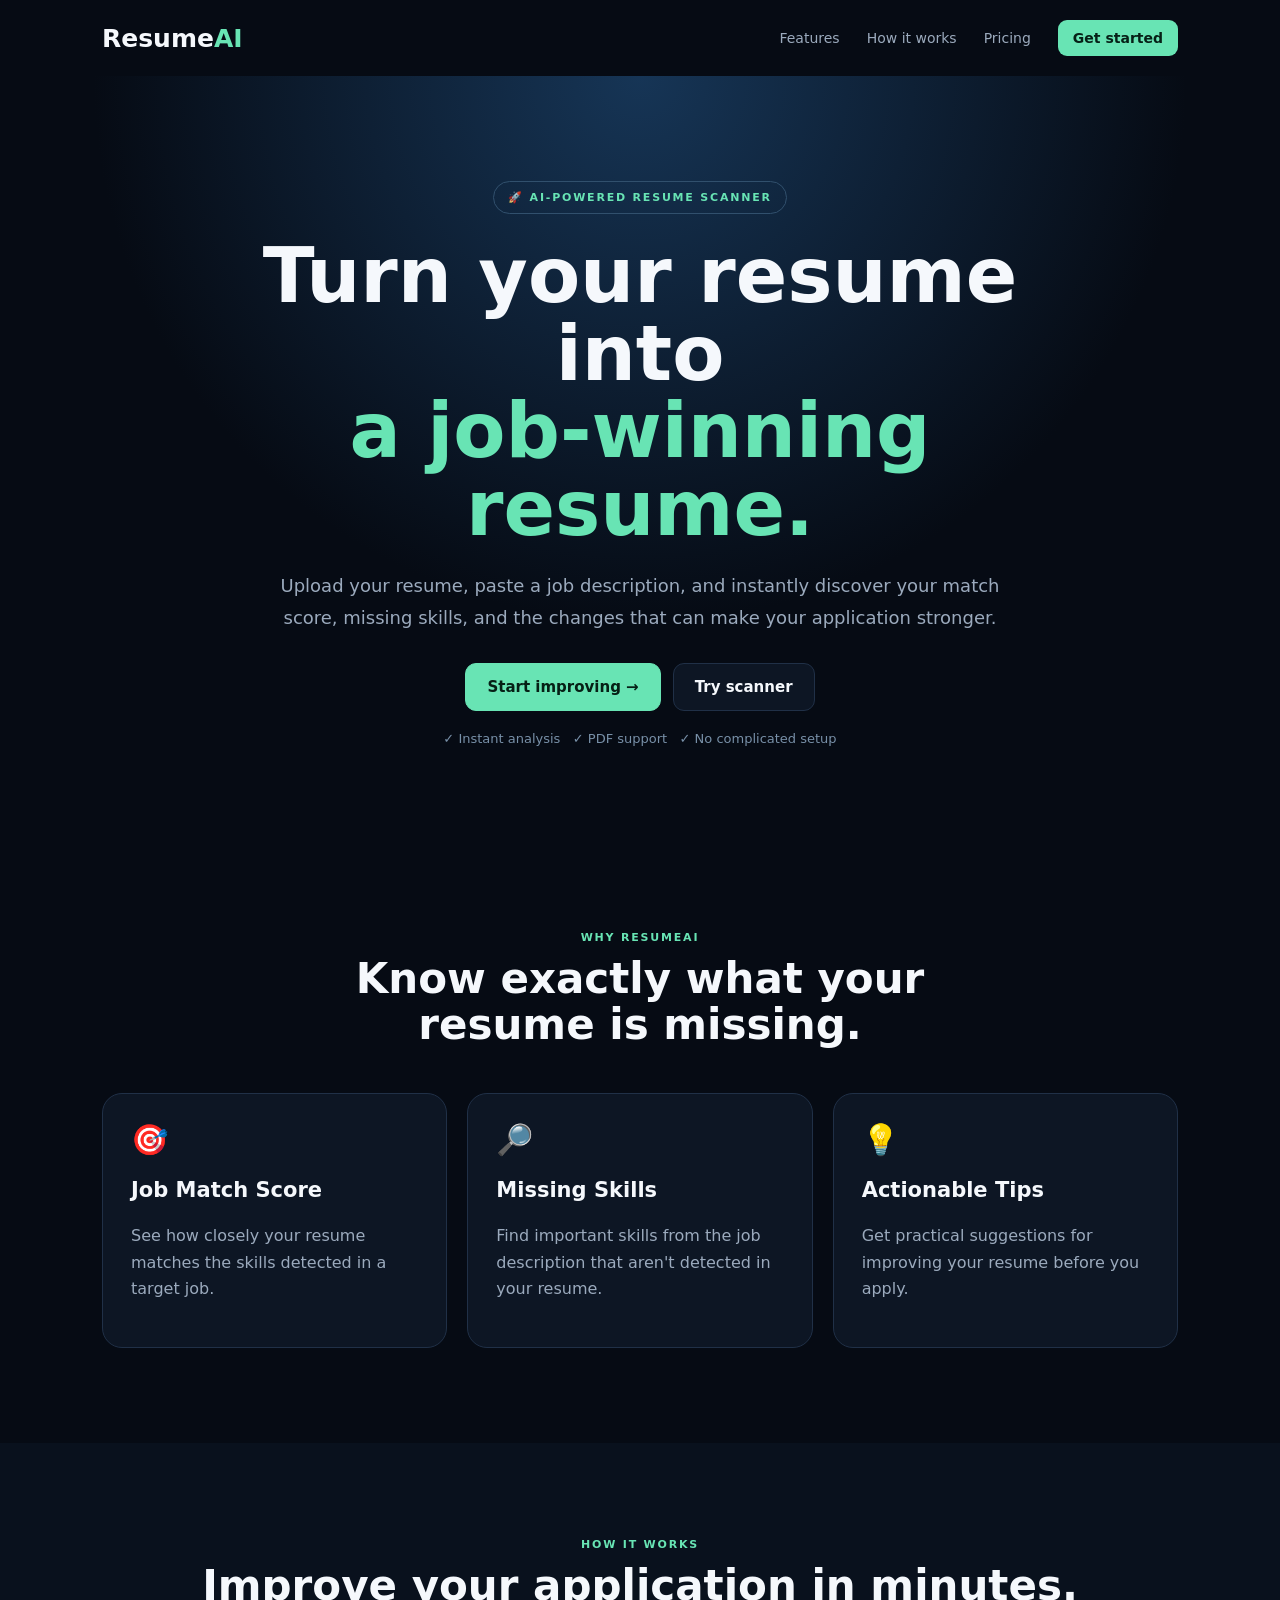
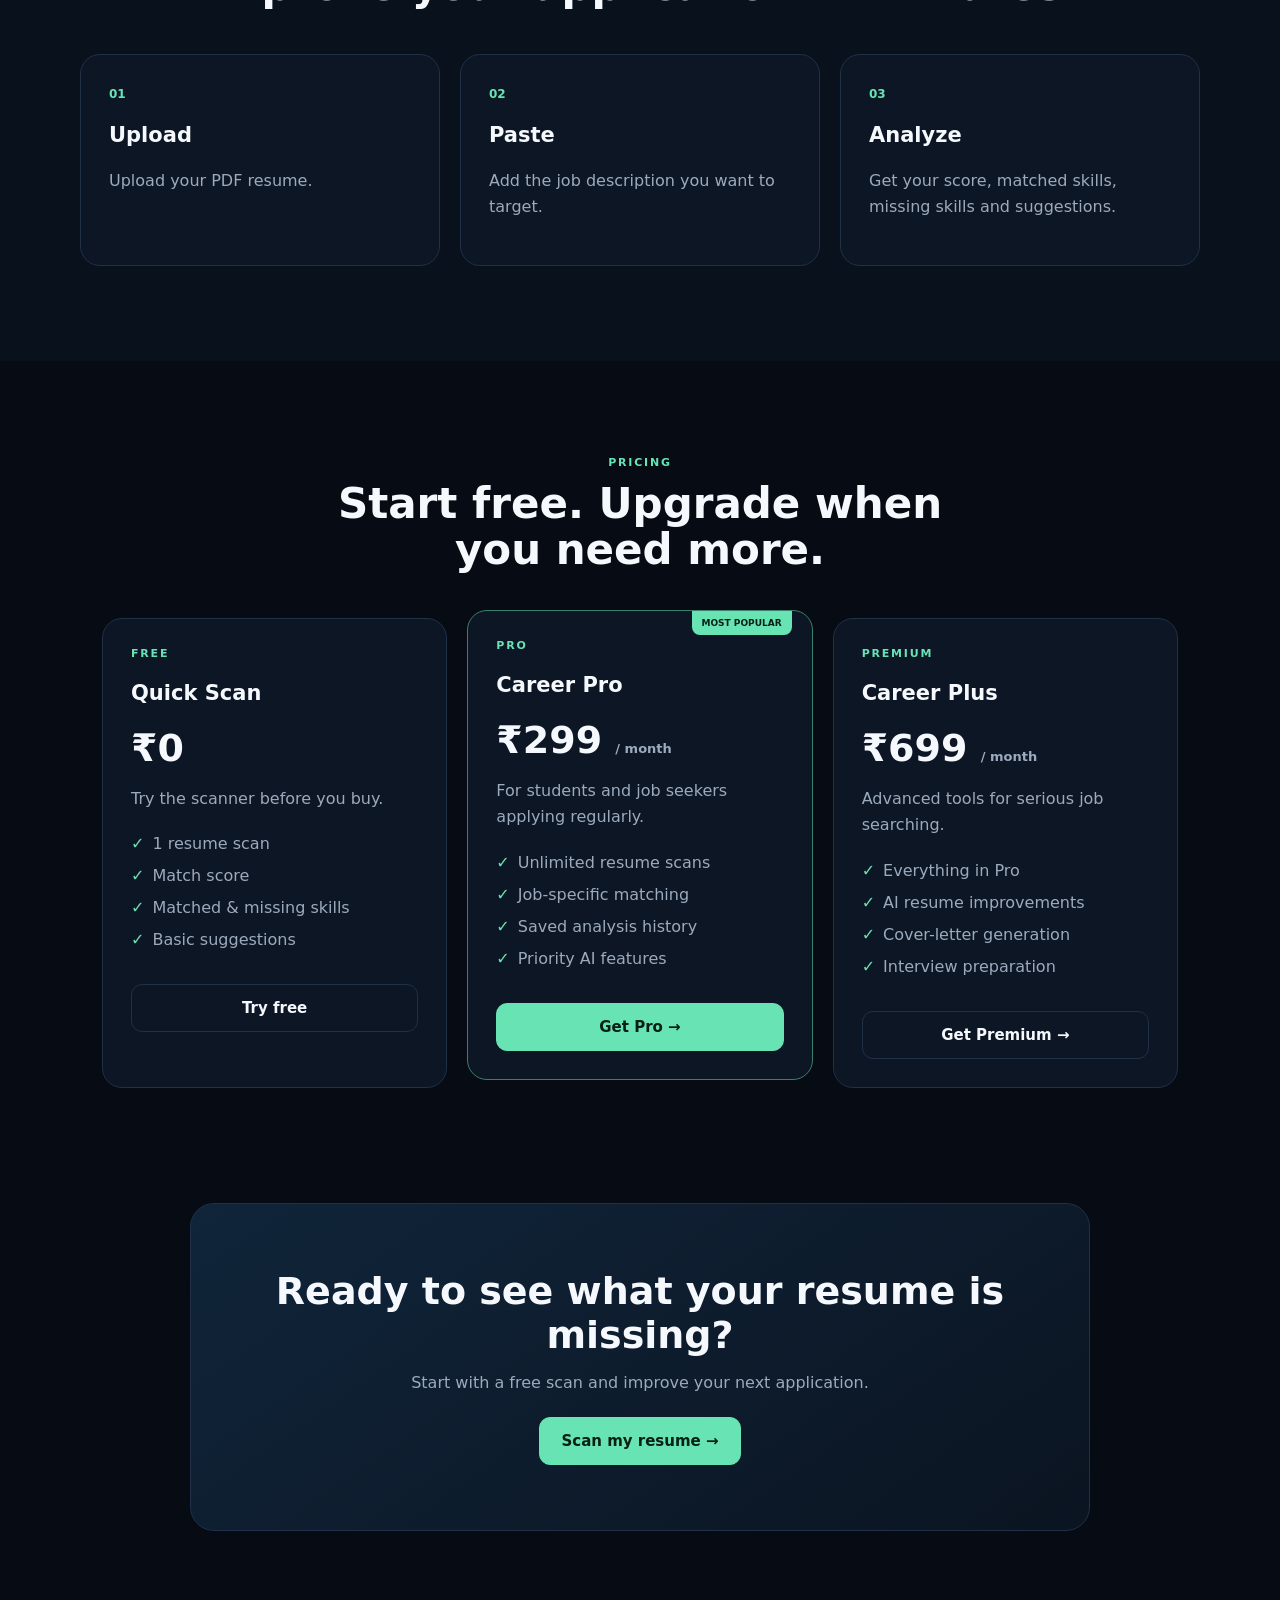
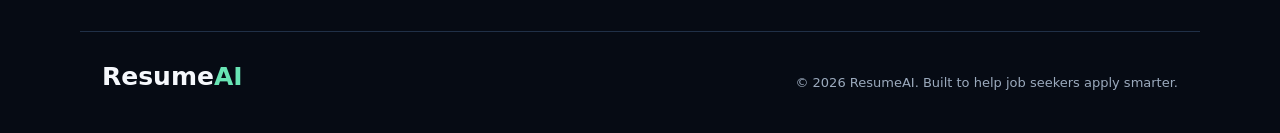
<file: sales-site/index.html>
<!doctype html><html lang="en"><head><meta charset="UTF-8"><meta name="viewport" content="width=device-width,initial-scale=1"><title>ResumeAI — Beat the ATS. Get More Interviews.</title><meta name="description" content="AI-powered resume scanner that compares your resume with a job description and shows exactly what to improve."><link rel="stylesheet" href="style.css"></head><body>
<header><a class="logo" href="#">Resume<span>AI</span></a><nav><a href="#features">Features</a><a href="#how">How it works</a><a href="#pricing">Pricing</a><a class="navbtn" href="#pricing">Get started</a></nav><button class="menu">☰</button></header>
<main><section class="hero"><div class="pill">🚀 AI-POWERED RESUME SCANNER</div><h1>Turn your resume into<br><span>a job-winning resume.</span></h1><p>Upload your resume, paste a job description, and instantly discover your match score, missing skills, and the changes that can make your application stronger.</p><div class="actions"><a class="btn primary" href="#pricing">Start improving →</a><a class="btn ghost" href="https://ai-resume-analyzer-job-matcher-re2k.onrender.com">Try scanner</a></div><div class="trust">✓ Instant analysis &nbsp; ✓ PDF support &nbsp; ✓ No complicated setup</div></section>
<section id="features" class="section"><div class="section-head"><div class="eyebrow">WHY RESUMEAI</div><h2>Know exactly what your resume is missing.</h2></div><div class="features"><article><div class="icon">🎯</div><h3>Job Match Score</h3><p>See how closely your resume matches the skills detected in a target job.</p></article><article><div class="icon">🔎</div><h3>Missing Skills</h3><p>Find important skills from the job description that aren't detected in your resume.</p></article><article><div class="icon">💡</div><h3>Actionable Tips</h3><p>Get practical suggestions for improving your resume before you apply.</p></article></div></section>
<section id="how" class="section dark"><div class="section-head"><div class="eyebrow">HOW IT WORKS</div><h2>Improve your application in minutes.</h2></div><div class="steps"><div><b>01</b><h3>Upload</h3><p>Upload your PDF resume.</p></div><div><b>02</b><h3>Paste</h3><p>Add the job description you want to target.</p></div><div><b>03</b><h3>Analyze</h3><p>Get your score, matched skills, missing skills and suggestions.</p></div></div></section>
<section id="pricing" class="section pricing"><div class="section-head"><div class="eyebrow">PRICING</div><h2>Start free. Upgrade when you need more.</h2></div><div class="plans"><article class="plan"><span class="tag">FREE</span><h3>Quick Scan</h3><div class="price">₹0</div><p>Try the scanner before you buy.</p><ul><li>1 resume scan</li><li>Match score</li><li>Matched & missing skills</li><li>Basic suggestions</li></ul><a class="btn ghost full" href="https://ai-resume-analyzer-job-matcher-re2k.onrender.com">Try free</a></article><article class="plan featured"><span class="popular">MOST POPULAR</span><span class="tag">PRO</span><h3>Career Pro</h3><div class="price">₹299 <small>/ month</small></div><p>For students and job seekers applying regularly.</p><ul><li>Unlimited resume scans</li><li>Job-specific matching</li><li>Saved analysis history</li><li>Priority AI features</li></ul><a class="btn primary full" href="checkout.html?plan=pro">Get Pro →</a></article><article class="plan"><span class="tag">PREMIUM</span><h3>Career Plus</h3><div class="price">₹699 <small>/ month</small></div><p>Advanced tools for serious job searching.</p><ul><li>Everything in Pro</li><li>AI resume improvements</li><li>Cover-letter generation</li><li>Interview preparation</li></ul><a class="btn ghost full" href="checkout.html?plan=premium">Get Premium →</a></article></div></section>
<section class="cta"><h2>Ready to see what your resume is missing?</h2><p>Start with a free scan and improve your next application.</p><a class="btn primary" href="https://ai-resume-analyzer-job-matcher-re2k.onrender.com">Scan my resume →</a></section></main>
<footer><div class="logo">Resume<span>AI</span></div><p>© 2026 ResumeAI. Built to help job seekers apply smarter.</p></footer><script src="script.js"></script></body></html>
</file>
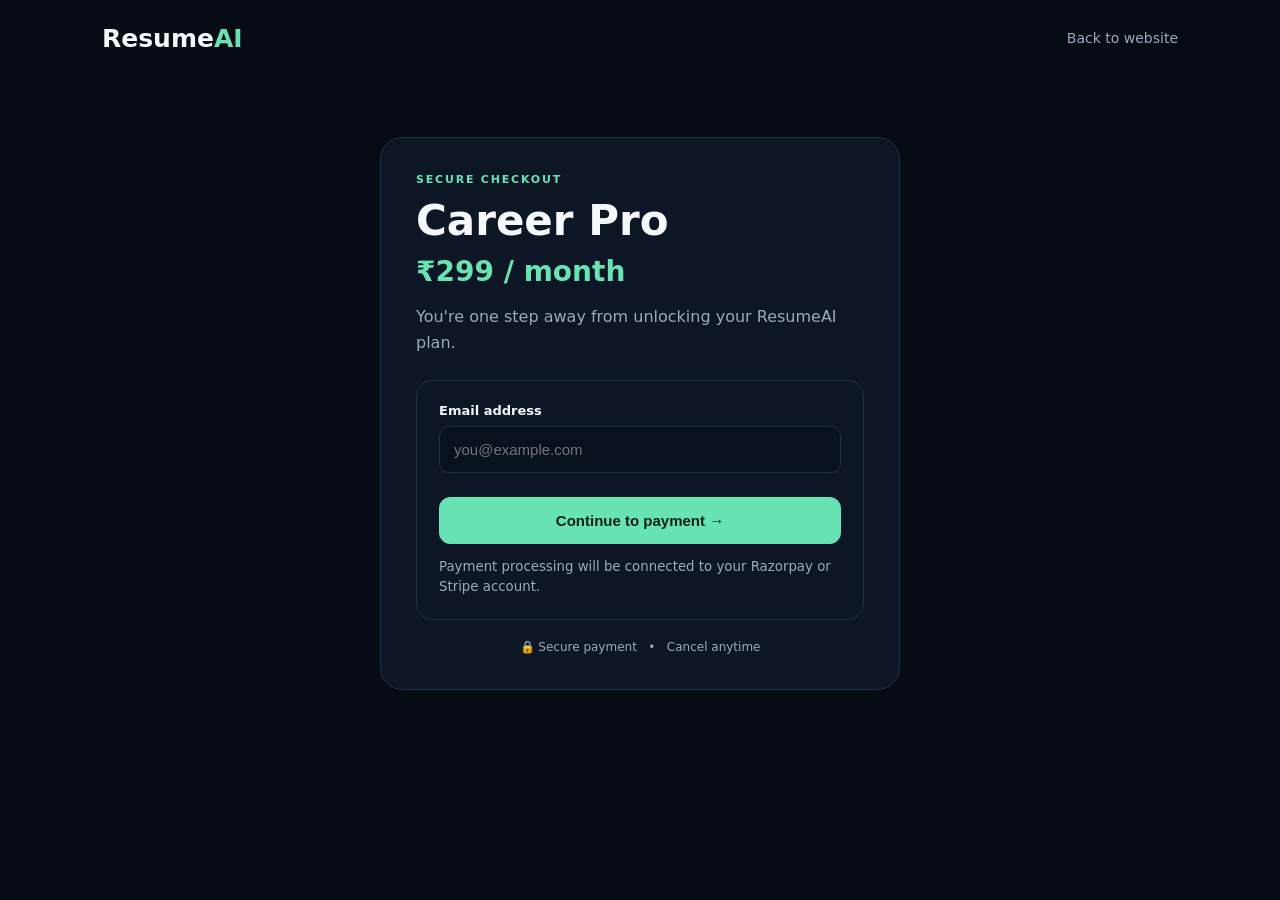
<file: sales-site/checkout.html>
<!doctype html><html lang="en"><head><meta charset="UTF-8"><meta name="viewport" content="width=device-width,initial-scale=1"><title>Checkout — ResumeAI</title><link rel="stylesheet" href="style.css"></head><body><header><a class="logo" href="index.html">Resume<span>AI</span></a><nav><a href="index.html">Back to website</a></nav></header><main class="checkout"><div class="checkout-card"><div class="eyebrow">SECURE CHECKOUT</div><h1 id="title">Career Pro</h1><div class="checkout-price" id="price">₹299 / month</div><p>You're one step away from unlocking your ResumeAI plan.</p><div class="checkout-box"><label>Email address</label><input id="email" type="email" placeholder="you@example.com" required><button class="btn primary full" onclick="pay()">Continue to payment →</button><small>Payment processing will be connected to your Razorpay or Stripe account.</small></div><div class="secure">🔒 Secure payment &nbsp; • &nbsp; Cancel anytime</div></div></main><script>
const params=new URLSearchParams(location.search);const plan=params.get('plan')||'pro';if(plan==='premium'){title.textContent='Career Plus';price.textContent='₹699 / month'}function pay(){const email=document.getElementById('email').value;if(!email){alert('Please enter your email.');return}alert('Payment gateway is ready to connect. Add your Razorpay/Stripe checkout link in checkout.html.');}
</script></body></html>
</file>
<file: sales-site/style.css>
:root{--bg:#060b14;--card:#0d1624;--line:#203047;--text:#f5f8fc;--muted:#9baabd;--accent:#68e4b4;--max:1120px}*{box-sizing:border-box}html{scroll-behavior:smooth}body{margin:0;background:var(--bg);color:var(--text);font-family:Inter,system-ui,-apple-system,sans-serif}header{height:76px;max-width:var(--max);margin:auto;padding:0 22px;display:flex;align-items:center;justify-content:space-between}.logo{font-size:25px;font-weight:900;color:var(--text);text-decoration:none}.logo span{color:var(--accent)}nav{display:flex;gap:27px;align-items:center}nav a{color:var(--muted);text-decoration:none;font-size:14px}.navbtn{background:var(--accent);color:#062016!important;padding:10px 15px;border-radius:9px;font-weight:800}.menu{display:none;background:none;border:0;color:white;font-size:25px}.hero{text-align:center;padding:105px 20px 90px;background:radial-gradient(circle at 50% 0,#163556 0,#060b14 55%)}.pill,.eyebrow,.tag{font-size:11px;letter-spacing:1.8px;font-weight:800;color:var(--accent)}.pill{display:inline-block;border:1px solid #31506d;padding:9px 14px;border-radius:999px}.hero h1{font-size:clamp(42px,7vw,76px);line-height:1.02;margin:23px auto;max-width:900px}.hero h1 span{color:var(--accent)}.hero p{max-width:720px;margin:auto;color:var(--muted);font-size:18px;line-height:1.75}.actions{display:flex;justify-content:center;gap:12px;margin:30px 0 20px}.btn{display:inline-block;border-radius:11px;padding:14px 21px;text-decoration:none;font-weight:850;border:1px solid var(--line);cursor:pointer;font-size:15px}.primary{background:var(--accent);color:#062016;border-color:var(--accent)}.ghost{color:var(--text);background:#0d1624}.trust{font-size:13px;color:#7890a8}.section{max-width:var(--max);margin:auto;padding:95px 22px}.section-head{text-align:center;max-width:700px;margin:0 auto 45px}.section h2{font-size:42px;line-height:1.1;margin:12px 0}.features,.plans,.steps{display:grid;grid-template-columns:repeat(3,1fr);gap:20px}.features article,.steps>div,.plan{background:var(--card);border:1px solid var(--line);border-radius:20px;padding:28px}.icon{font-size:30px}.features h3,.steps h3,.plan h3{font-size:21px}.features p,.steps p,.plan p{color:var(--muted);line-height:1.65}.dark{max-width:none;background:#09111d}.dark>*{max-width:var(--max);margin-left:auto;margin-right:auto}.steps b{color:var(--accent);font-size:12px}.plans{align-items:stretch}.plan{position:relative}.plan.featured{border-color:#3c806a;transform:translateY(-8px)}.popular{position:absolute;top:0;right:20px;background:var(--accent);color:#062016;padding:7px 10px;border-radius:0 0 8px 8px;font-size:9px;font-weight:900}.plan .tag{display:block;margin-bottom:12px}.price{font-size:38px;font-weight:900;margin:10px 0}.price small{font-size:13px;color:var(--muted)}.plan ul{list-style:none;padding:0;color:var(--muted);line-height:2}.plan li:before{content:'✓';color:var(--accent);font-weight:bold;margin-right:8px}.full{width:100%;text-align:center;margin-top:12px}.cta{max-width:900px;margin:20px auto 100px;text-align:center;padding:65px 25px;border:1px solid var(--line);border-radius:24px;background:linear-gradient(145deg,#10253a,#0b1421)}.cta h2{font-size:38px;margin:0 0 10px}.cta p{color:var(--muted);margin-bottom:25px}footer{border-top:1px solid var(--line);padding:30px 22px;display:flex;justify-content:space-between;max-width:var(--max);margin:auto}footer p{color:var(--muted);font-size:13px}.checkout{min-height:75vh;display:flex;justify-content:center;align-items:center;padding:40px 20px}.checkout-card{max-width:520px;width:100%;background:var(--card);border:1px solid var(--line);border-radius:22px;padding:35px}.checkout-card h1{font-size:42px;margin:10px 0}.checkout-price{font-size:28px;font-weight:800;color:var(--accent)}.checkout-card p{color:var(--muted);line-height:1.6}.checkout-box{margin-top:25px;padding:22px;border:1px solid var(--line);border-radius:16px}.checkout-box label{display:block;font-size:13px;font-weight:700;margin-bottom:8px}.checkout-box input{width:100%;padding:14px;background:#08111e;border:1px solid var(--line);border-radius:10px;color:white;margin-bottom:12px;font-size:15px}.checkout-box small{display:block;color:var(--muted);line-height:1.5;margin-top:13px}.secure{text-align:center;color:var(--muted);font-size:12px;margin-top:20px}@media(max-width:750px){nav{display:none}.menu{display:block}.features,.plans,.steps{grid-template-columns:1fr}.plan.featured{transform:none}.hero{padding-top:70px}.section h2{font-size:34px}footer{flex-direction:column;gap:10px}.actions{flex-direction:column;align-items:center}}
</file>
